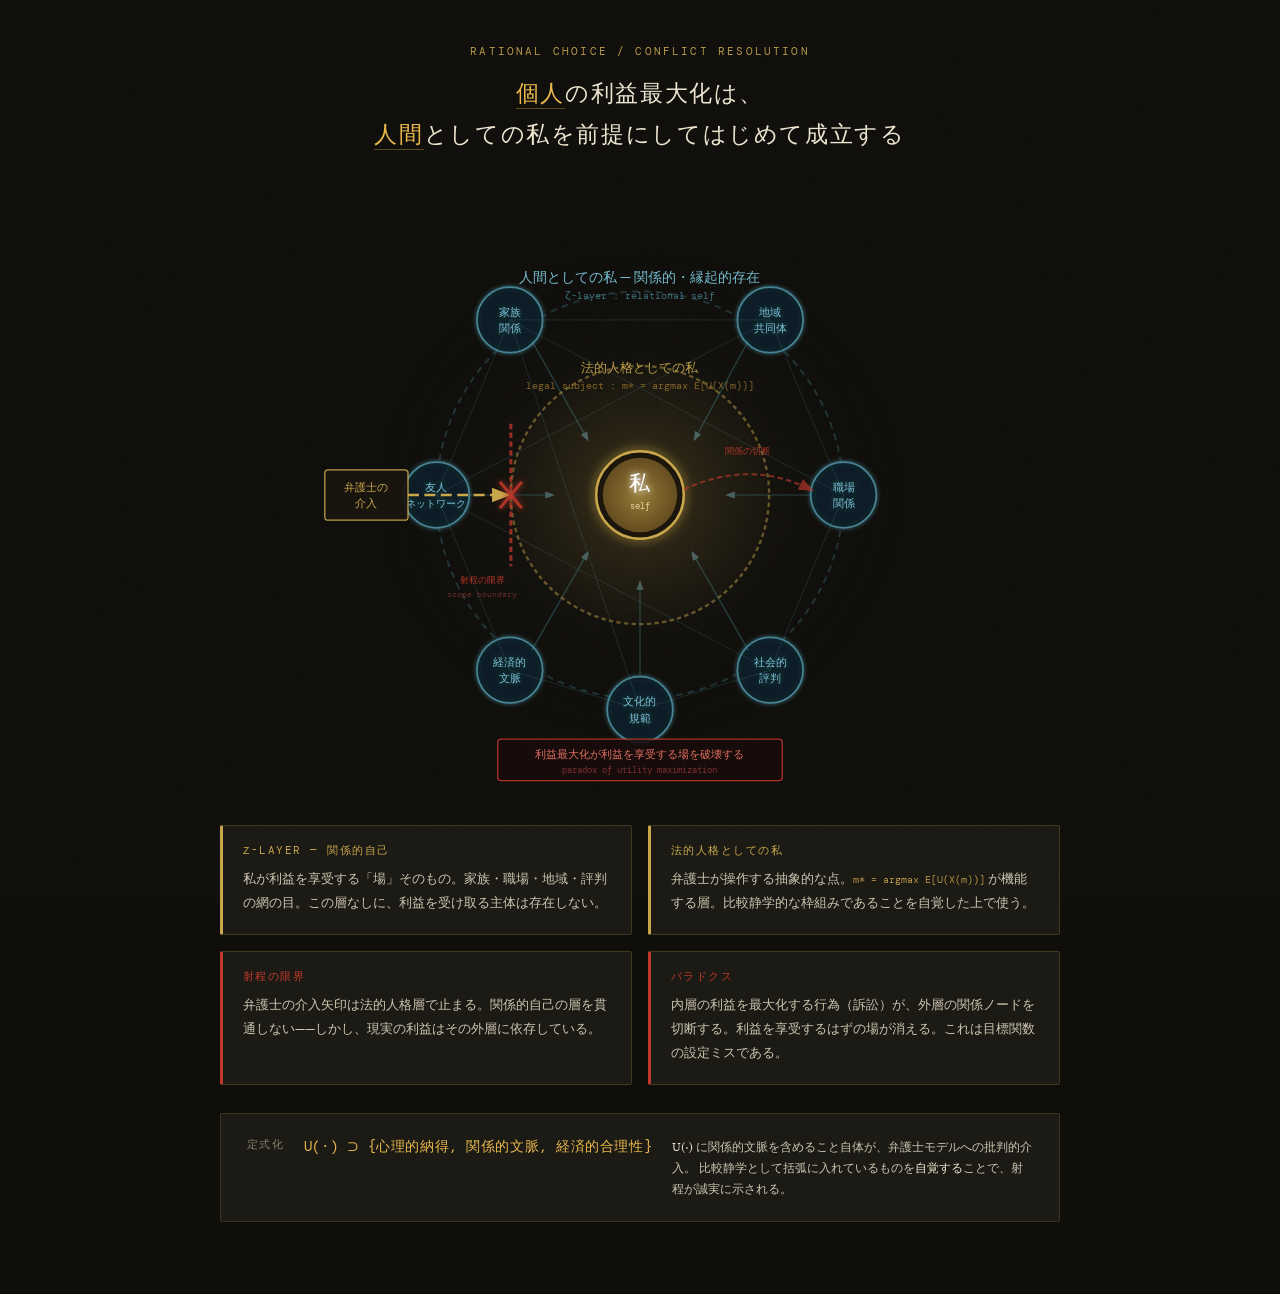
<file: index.html>
<!DOCTYPE html>
<html lang="ja">
<head>
<meta charset="UTF-8">
<meta name="viewport" content="width=device-width, initial-scale=1.0">
<title>個人の利益と関係的存在</title>
<link href="https://fonts.googleapis.com/css2?family=IBM+Plex+Serif:ital,wght@0,300;0,400;1,300&family=DM+Mono:ital@0;1&display=swap" rel="stylesheet">
<link rel="stylesheet" href="style.css">
</head>
<body>
<div class="wrapper">

  <header>
    <div class="label-mono">Rational Choice / Conflict Resolution</div>
    <h1>
      <em>個人</em>の利益最大化は、<br>
      <em>人間</em>としての私を前提にしてはじめて成立する
    </h1>
  </header>

  <div class="diagram-wrap">
    <svg class="main-svg" viewBox="0 0 600 530" xmlns="http://www.w3.org/2000/svg">
      <defs>

        <radialGradient id="bgGrad" cx="50%" cy="50%" r="50%">
          <stop offset="0%"   stop-color="#2a2518" stop-opacity="0.65"/>
          <stop offset="100%" stop-color="#0f0e0b" stop-opacity="0"/>
        </radialGradient>
        <radialGradient id="selfGrad" cx="50%" cy="50%" r="50%">
          <stop offset="0%"   stop-color="#c9a84c" stop-opacity="0.95"/>
          <stop offset="100%" stop-color="#a07830" stop-opacity="0.75"/>
        </radialGradient>
        <radialGradient id="legalGrad" cx="50%" cy="50%" r="50%">
          <stop offset="0%"   stop-color="#e8b84b" stop-opacity="0.30"/>
          <stop offset="100%" stop-color="#c9a84c" stop-opacity="0.06"/>
        </radialGradient>

        <filter id="glow" x="-30%" y="-30%" width="160%" height="160%">
          <feGaussianBlur stdDeviation="3" result="blur"/>
          <feMerge><feMergeNode in="blur"/><feMergeNode in="SourceGraphic"/></feMerge>
        </filter>
        <filter id="glow-strong" x="-40%" y="-40%" width="180%" height="180%">
          <feGaussianBlur stdDeviation="5" result="blur"/>
          <feMerge><feMergeNode in="blur"/><feMergeNode in="SourceGraphic"/></feMerge>
        </filter>
        <filter id="glow-node" x="-30%" y="-30%" width="160%" height="160%">
          <feGaussianBlur stdDeviation="2" result="blur"/>
          <feMerge><feMergeNode in="blur"/><feMergeNode in="SourceGraphic"/></feMerge>
        </filter>

        <marker id="arrow-gold" markerWidth="8" markerHeight="8" refX="6" refY="3" orient="auto">
          <path d="M0,0 L0,6 L8,3 z" fill="#c9a84c"/>
        </marker>
        <marker id="arrow-red" markerWidth="8" markerHeight="8" refX="6" refY="3" orient="auto">
          <path d="M0,0 L0,6 L8,3 z" fill="#c0392b"/>
        </marker>
        <marker id="arrow-blue" markerWidth="8" markerHeight="8" refX="6" refY="3" orient="auto">
          <path d="M0,0 L0,6 L8,3 z" fill="#7ac4d8"/>
        </marker>

      </defs>

      <!-- Background radial glow -->
      <ellipse cx="300" cy="265" rx="240" ry="222" fill="url(#bgGrad)"/>

      <!-- ======================================================
           OUTER RING : 関係的存在の層 (ζ-layer)
      ====================================================== -->
      <circle class="ring-outer"
              cx="300" cy="265" r="186"
              fill="none"
              stroke="#4a8a9a" stroke-width="1.8" stroke-dasharray="6 5"
              opacity="0.30"/>

      <text x="300" y="70"
            text-anchor="middle"
            font-family="'IBM Plex Serif', serif" font-size="13" font-weight="300"
            fill="#7ac4d8" opacity="0.95">
        人間としての私 — 関係的・縁起的存在
      </text>
      <text x="300" y="86"
            text-anchor="middle"
            font-family="'DM Mono', monospace" font-size="9.5"
            fill="#4a8a9a" opacity="0.80">
        ζ-layer : relational self
      </text>

      <!-- Relation nodes -->
      <g class="rel-node" filter="url(#glow-node)">
        <circle cx="486" cy="265" r="30" fill="#0d1f26" stroke="#4a8a9a" stroke-width="1.6" opacity="0.92"/>
        <text x="486" y="261" text-anchor="middle" font-family="'IBM Plex Serif', serif" font-size="10.5" fill="#7ac4d8">職場</text>
        <text x="486" y="276" text-anchor="middle" font-family="'IBM Plex Serif', serif" font-size="10.5" fill="#7ac4d8">関係</text>
      </g>
      <g class="rel-node" filter="url(#glow-node)">
        <circle cx="419" cy="105" r="30" fill="#0d1f26" stroke="#4a8a9a" stroke-width="1.6" opacity="0.92"/>
        <text x="419" y="101" text-anchor="middle" font-family="'IBM Plex Serif', serif" font-size="10.5" fill="#7ac4d8">地域</text>
        <text x="419" y="116" text-anchor="middle" font-family="'IBM Plex Serif', serif" font-size="10.5" fill="#7ac4d8">共同体</text>
      </g>
      <g class="rel-node" filter="url(#glow-node)">
        <circle cx="181" cy="105" r="30" fill="#0d1f26" stroke="#4a8a9a" stroke-width="1.6" opacity="0.92"/>
        <text x="181" y="101" text-anchor="middle" font-family="'IBM Plex Serif', serif" font-size="10.5" fill="#7ac4d8">家族</text>
        <text x="181" y="116" text-anchor="middle" font-family="'IBM Plex Serif', serif" font-size="10.5" fill="#7ac4d8">関係</text>
      </g>
      <g class="rel-node" filter="url(#glow-node)">
        <circle cx="114" cy="265" r="30" fill="#0d1f26" stroke="#4a8a9a" stroke-width="1.6" opacity="0.92"/>
        <text x="114" y="261" text-anchor="middle" font-family="'IBM Plex Serif', serif" font-size="10.5" fill="#7ac4d8">友人</text>
        <text x="114" y="276" text-anchor="middle" font-family="'IBM Plex Serif', serif" font-size="9" fill="#7ac4d8">ネットワーク</text>
      </g>
      <g class="rel-node" filter="url(#glow-node)">
        <circle cx="181" cy="425" r="30" fill="#0d1f26" stroke="#4a8a9a" stroke-width="1.6" opacity="0.92"/>
        <text x="181" y="421" text-anchor="middle" font-family="'IBM Plex Serif', serif" font-size="10.5" fill="#7ac4d8">経済的</text>
        <text x="181" y="436" text-anchor="middle" font-family="'IBM Plex Serif', serif" font-size="10.5" fill="#7ac4d8">文脈</text>
      </g>
      <g class="rel-node" filter="url(#glow-node)">
        <circle cx="419" cy="425" r="30" fill="#0d1f26" stroke="#4a8a9a" stroke-width="1.6" opacity="0.92"/>
        <text x="419" y="421" text-anchor="middle" font-family="'IBM Plex Serif', serif" font-size="10.5" fill="#7ac4d8">社会的</text>
        <text x="419" y="436" text-anchor="middle" font-family="'IBM Plex Serif', serif" font-size="10.5" fill="#7ac4d8">評判</text>
      </g>
      <g class="rel-node" filter="url(#glow-node)">
        <circle cx="300" cy="461" r="30" fill="#0d1f26" stroke="#4a8a9a" stroke-width="1.6" opacity="0.92"/>
        <text x="300" y="457" text-anchor="middle" font-family="'IBM Plex Serif', serif" font-size="10.5" fill="#7ac4d8">文化的</text>
        <text x="300" y="472" text-anchor="middle" font-family="'IBM Plex Serif', serif" font-size="10.5" fill="#7ac4d8">規範</text>
      </g>

      <!-- Web edges -->
      <g stroke="#4a8a9a" stroke-width="0.7" opacity="0.28">
        <line x1="486" y1="265" x2="419" y2="105"/>
        <line x1="419" y1="105" x2="181" y2="105"/>
        <line x1="181" y1="105" x2="114" y2="265"/>
        <line x1="114" y1="265" x2="181" y2="425"/>
        <line x1="181" y1="425" x2="300" y2="461"/>
        <line x1="300" y1="461" x2="419" y2="425"/>
        <line x1="419" y1="425" x2="486" y2="265"/>
        <line x1="486" y1="265" x2="181" y2="105"/>
        <line x1="419" y1="105" x2="114" y2="265"/>
        <line x1="181" y1="105" x2="300" y2="461"/>
        <line x1="114" y1="265" x2="419" y2="425"/>
      </g>

      <!-- Edges → center -->
      <g stroke="#4a8a9a" stroke-width="1.1" opacity="0.42" marker-end="url(#arrow-blue)">
        <line x1="456" y1="265" x2="380" y2="265"/>
        <line x1="399" y1="124" x2="350" y2="214"/>
        <line x1="201" y1="124" x2="252" y2="214"/>
        <line x1="144" y1="265" x2="220" y2="265"/>
        <line x1="201" y1="407" x2="252" y2="318"/>
        <line x1="399" y1="407" x2="348" y2="318"/>
        <line x1="300" y1="431" x2="300" y2="345"/>
      </g>

      <!-- ======================================================
           MIDDLE RING : 法的人格の層
      ====================================================== -->
      <circle class="ring-mid"
              cx="300" cy="265" r="118"
              fill="url(#legalGrad)"
              stroke="#c9a84c" stroke-width="2.2" stroke-dasharray="4 3"
              opacity="0.45"/>

      <text x="300" y="153"
            text-anchor="middle"
            font-family="'IBM Plex Serif', serif" font-size="11.5" font-weight="300"
            fill="#c9a84c" opacity="0.92">
        法的人格としての私
      </text>
      <text x="300" y="168"
            text-anchor="middle"
            font-family="'DM Mono', monospace" font-size="9"
            fill="#a07830" opacity="0.80">
        legal subject : m* = argmax E[U(X(m))]
      </text>

      <!-- ======================================================
           INNER CORE : 私
      ====================================================== -->
      <circle cx="300" cy="265" r="40"
              fill="#1a1510" stroke="#c9a84c" stroke-width="2.2"
              filter="url(#glow-strong)"/>
      <circle cx="300" cy="265" r="34"
              fill="url(#selfGrad)" opacity="0.75"/>
      <text x="300" y="260"
            text-anchor="middle"
            font-family="'IBM Plex Serif', serif" font-size="19" font-weight="400"
            fill="#fff" filter="url(#glow)">
        私
      </text>
      <text x="300" y="278"
            text-anchor="middle"
            font-family="'DM Mono', monospace" font-size="8.5"
            fill="#e8d8a0" opacity="0.95">
        self
      </text>

      <!-- ======================================================
           ATTORNEY ARROW
      ====================================================== -->
      <rect x="12" y="242" width="76" height="46" rx="3"
            fill="#1a1510" stroke="#c9a84c" stroke-width="1.2" opacity="0.92"/>
      <text x="50" y="261"
            text-anchor="middle"
            font-family="'IBM Plex Serif', serif" font-size="10.5"
            fill="#c9a84c">弁護士の</text>
      <text x="50" y="276"
            text-anchor="middle"
            font-family="'IBM Plex Serif', serif" font-size="10.5"
            fill="#c9a84c">介入</text>

      <line class="arrow-atty"
            x1="88" y1="265" x2="178" y2="265"
            stroke="#c9a84c" stroke-width="2.2"
            marker-end="url(#arrow-gold)"/>

      <!-- ======================================================
           CUT LINE
      ====================================================== -->
      <line class="cut-line"
            x1="182" y1="200" x2="182" y2="330"
            stroke="#c0392b" stroke-width="2.8" stroke-dasharray="5 3"
            opacity="0.75"/>
      <g opacity="0.90" filter="url(#glow)">
        <line x1="172" y1="253" x2="192" y2="277" stroke="#c0392b" stroke-width="2.8"/>
        <line x1="192" y1="253" x2="172" y2="277" stroke="#c0392b" stroke-width="2.8"/>
      </g>
      <text x="156" y="345"
            text-anchor="middle"
            font-family="'DM Mono', monospace" font-size="8.5"
            fill="#c0392b" opacity="0.95">
        射程の限界
      </text>
      <text x="156" y="358"
            text-anchor="middle"
            font-family="'DM Mono', monospace" font-size="7.5"
            fill="#7a3030" opacity="0.85">
        scope boundary
      </text>

      <!-- ======================================================
           PARADOX ARROW
      ====================================================== -->
      <path class="cut-line"
            d="M 340 260 Q 400 232 456 260"
            fill="none"
            stroke="#c0392b" stroke-width="1.8" stroke-dasharray="5 3"
            marker-end="url(#arrow-red)"
            opacity="0.65"/>
      <text x="398" y="228"
            text-anchor="middle"
            font-family="'DM Mono', monospace" font-size="8.5"
            fill="#c0392b" opacity="0.88">
        関係の切断
      </text>

      <!-- Paradox label -->
      <rect x="170" y="488" width="260" height="38" rx="3"
            fill="#1a0c0c" stroke="#c0392b" stroke-width="1.2" opacity="0.88"/>
      <text x="300" y="505"
            text-anchor="middle"
            font-family="'IBM Plex Serif', serif" font-size="10"
            fill="#e07060">
        利益最大化が利益を享受する場を破壊する
      </text>
      <text x="300" y="519"
            text-anchor="middle"
            font-family="'DM Mono', monospace" font-size="8"
            fill="#7a3030">
        paradox of utility maximization
      </text>

    </svg>
  </div>

  <!-- Annotations -->
  <div class="annotations">
    <div class="anno">
      <div class="anno-title">ζ-layer — 関係的自己</div>
      <p>私が利益を享受する「場」そのもの。家族・職場・地域・評判の網の目。この層なしに、利益を受け取る主体は存在しない。</p>
    </div>
    <div class="anno">
      <div class="anno-title">法的人格としての私</div>
      <p>弁護士が操作する抽象的な点。<span style="font-family:'DM Mono',monospace;color:#c9a84c;font-size:0.8em;">m* = argmax E[U(X(m))]</span> が機能する層。比較静学的な枠組みであることを自覚した上で使う。</p>
    </div>
    <div class="anno cut">
      <div class="anno-title">射程の限界</div>
      <p>弁護士の介入矢印は法的人格層で止まる。関係的自己の層を貫通しない——しかし、現実の利益はその外層に依存している。</p>
    </div>
    <div class="anno cut">
      <div class="anno-title">パラドクス</div>
      <p>内層の利益を最大化する行為（訴訟）が、外層の関係ノードを切断する。利益を享受するはずの場が消える。これは目標関数の設定ミスである。</p>
    </div>
  </div>

  <!-- Formula strip -->
  <div class="formula-strip">
    <div class="f-label">定式化</div>
    <div class="f-math">U(·) ⊃ {心理的納得, 関係的文脈, 経済的合理性}</div>
    <div class="f-note">
      <em>U(·)</em> に関係的文脈を含めること自体が、弁護士モデルへの批判的介入。
      比較静学として括弧に入れているものを<em>自覚する</em>ことで、射程が誠実に示される。
    </div>
  </div>

</div>
</body>
</html>
</file>
<file: style.css>
/* =========================================
   ADR / 個人の利益と関係的存在
   style.css — visibility-improved version
   ========================================= */

:root {
  --bg:              #0f0e0b;
  --surface:         #1c1a15;
  --gold:            #c9a84c;
  --amber:           #e8b84b;
  --amber-dim:       rgba(200,160,60,0.18);
  --amber-mid:       rgba(200,160,60,0.40);
  --red-cut:         #c0392b;
  --text:            #ede5cf;
  --text-body:       #ccc5b0;   /* 注釈本文：旧 #b8af9a より明るく */
  --text-dim:        #8a806a;
  --node-rel:        #4a8a9a;
  --node-rel-bright: #7ac4d8;
}

/* ---- Reset ---- */
*, *::before, *::after { box-sizing: border-box; margin: 0; padding: 0; }

/* ---- Body ---- */
body {
  background: var(--bg);
  color: var(--text);
  font-family: 'IBM Plex Serif', 'Noto Serif JP', serif;
  min-height: 100vh;
  display: flex;
  flex-direction: column;
  align-items: center;
  padding: 44px 20px 72px;
  overflow-x: hidden;
}

/* Grain overlay */
body::before {
  content: '';
  position: fixed;
  inset: 0;
  background-image: url("data:image/svg+xml,%3Csvg viewBox='0 0 256 256' xmlns='http://www.w3.org/2000/svg'%3E%3Cfilter id='noise'%3E%3CfeTurbulence type='fractalNoise' baseFrequency='0.9' numOctaves='4' stitchTiles='stitch'/%3E%3C/filter%3E%3Crect width='100%25' height='100%25' filter='url(%23noise)' opacity='0.04'/%3E%3C/svg%3E");
  pointer-events: none;
  z-index: 0;
  opacity: 0.55;
}

/* ---- Wrapper ---- */
.wrapper {
  position: relative;
  z-index: 1;
  width: 100%;
  max-width: 840px;
  animation: fade-in 0.9s ease both;
}

/* ---- Header ---- */
header { text-align: center; margin-bottom: 52px; }

.label-mono {
  font-family: 'DM Mono', monospace;
  font-size: 0.68rem;
  letter-spacing: 0.20em;
  color: var(--gold);
  text-transform: uppercase;
  margin-bottom: 14px;
  opacity: 0.9;
}

h1 {
  font-size: clamp(1.05rem, 2.8vw, 1.45rem);
  font-weight: 300;
  letter-spacing: 0.07em;
  line-height: 1.75;
  color: var(--text);
}

h1 em {
  font-style: normal;
  color: var(--amber);
  border-bottom: 1px solid var(--amber-mid);
  padding-bottom: 1px;
}

/* ---- Diagram ---- */
.diagram-wrap {
  position: relative;
  width: 100%;
  aspect-ratio: 1 / 0.9;
  max-height: 580px;
}

svg.main-svg {
  width: 100%;
  height: 100%;
  overflow: visible;
}

/* ---- Annotation panels ---- */
.annotations {
  margin-top: 36px;
  display: grid;
  grid-template-columns: 1fr 1fr;
  gap: 16px;
}

@media (max-width: 560px) {
  .annotations { grid-template-columns: 1fr; }
}

.anno {
  background: var(--surface);
  border: 1px solid rgba(201,168,76,0.22);
  border-left: 3px solid var(--gold);
  padding: 18px 20px;
  border-radius: 2px;
}

.anno.cut { border-left-color: var(--red-cut); }

.anno-title {
  font-family: 'DM Mono', monospace;
  font-size: 0.66rem;
  letter-spacing: 0.14em;
  color: var(--gold);
  text-transform: uppercase;
  margin-bottom: 9px;
}

.anno.cut .anno-title { color: var(--red-cut); }

.anno p {
  font-size: 0.82rem;
  line-height: 1.85;
  color: var(--text-body);
  font-weight: 300;
  word-break: break-word;
  overflow-wrap: break-word;
}

/* ---- Formula strip ---- */
.formula-strip {
  margin-top: 28px;
  background: var(--surface);
  border: 1px solid rgba(201,168,76,0.18);
  padding: 22px 26px;
  border-radius: 2px;
  display: flex;
  align-items: flex-start;
  gap: 20px;
  flex-wrap: wrap;
}

.formula-strip .f-label {
  font-family: 'DM Mono', monospace;
  font-size: 0.66rem;
  color: var(--text-dim);
  letter-spacing: 0.12em;
  text-transform: uppercase;
  white-space: nowrap;
  padding-top: 2px;
}

.formula-strip .f-math {
  font-family: 'DM Mono', monospace;
  font-size: 0.88rem;
  color: var(--amber);
  letter-spacing: 0.04em;
  line-height: 1.5;
  white-space: normal;
  word-break: break-word;
  overflow-wrap: break-word;
}

.formula-strip .f-note {
  font-size: 0.78rem;
  color: var(--text-body);
  line-height: 1.7;
  flex: 1;
  min-width: 200px;
}

.f-note em { font-style: normal; color: var(--text); }

/* ---- Animations ---- */
@keyframes pulse-ring {
  0%, 100% { opacity: 0.28; }
  50%       { opacity: 0.46; }
}

@keyframes pulse-mid {
  0%, 100% { opacity: 0.38; }
  50%       { opacity: 0.58; }
}

@keyframes node-glow {
  0%, 100% { opacity: 0.78; }
  50%       { opacity: 1; }
}

@keyframes arrow-loop {
  /* ループするダッシュアニメーション */
  from { stroke-dashoffset: 48; }
  to   { stroke-dashoffset: 0; }
}

@keyframes cut-flash {
  0%, 100% { opacity: 0.55; }
  50%       { opacity: 0.95; }
}

@keyframes fade-in {
  from { opacity: 0; transform: translateY(10px); }
  to   { opacity: 1; transform: translateY(0); }
}

/* SVG animation classes */
.ring-outer { animation: pulse-ring 4s ease-in-out infinite; }
.ring-mid   { animation: pulse-mid  3.5s ease-in-out infinite 0.5s; }

.rel-node                { animation: node-glow 3s ease-in-out infinite; }
.rel-node:nth-child(2)   { animation-delay: 0.4s; }
.rel-node:nth-child(3)   { animation-delay: 0.8s; }
.rel-node:nth-child(4)   { animation-delay: 1.2s; }
.rel-node:nth-child(5)   { animation-delay: 1.6s; }
.rel-node:nth-child(6)   { animation-delay: 2.0s; }
.rel-node:nth-child(7)   { animation-delay: 2.4s; }

/* 弁護士矢印：ループアニメーションに変更（旧 arrow-slide は1回限り） */
.arrow-atty {
  stroke-dasharray: 10 5;
  animation: arrow-loop 1.8s linear infinite;
}

.cut-line { animation: cut-flash 2s ease-in-out infinite 1s; }

/* =========================================
   理論ページ (theory/)
   ========================================= */

.back-link {
  display: inline-block;
  margin-bottom: 28px;
  font-family: 'DM Mono', monospace;
  font-size: 0.72rem;
  letter-spacing: 0.12em;
  color: var(--gold);
  text-decoration: none;
  opacity: 0.85;
}
.back-link:hover { opacity: 1; }

/* 数式ボックス（MathJaxのSVGは currentColor を継承する） */
.formula-box {
  background: var(--surface);
  border: 1px solid rgba(201,168,76,0.22);
  border-left: 3px solid var(--gold);
  border-radius: 2px;
  padding: 22px 26px;
  color: var(--amber);
  text-align: center;
  overflow-x: auto;
}
.formula-box mjx-container { margin: 0 !important; }

/* 記号表 */
.formula-table-container { margin-top: 36px; overflow-x: auto; }

.formula-table {
  width: 100%;
  min-width: 560px;
  border-collapse: collapse;
  font-size: 0.85rem;
  line-height: 1.7;
}

.formula-table th,
.formula-table td {
  padding: 12px;
  border: 1px solid rgba(201,168,76,0.22);
  text-align: left;
  vertical-align: top;
}

.formula-table th {
  background: var(--surface);
  color: var(--gold);
  font-size: 0.72rem;
  font-weight: 400;
  letter-spacing: 0.12em;
  border-bottom: 2px solid var(--amber-mid);
}

.formula-table th:nth-child(1) { width: 20%; }
.formula-table th:nth-child(2) { width: 30%; }

.formula-table td { color: var(--text-body); font-weight: 300; }

.formula-table td:first-child {
  text-align: center;
  font-weight: 400;
  color: var(--amber);
}
</file>
